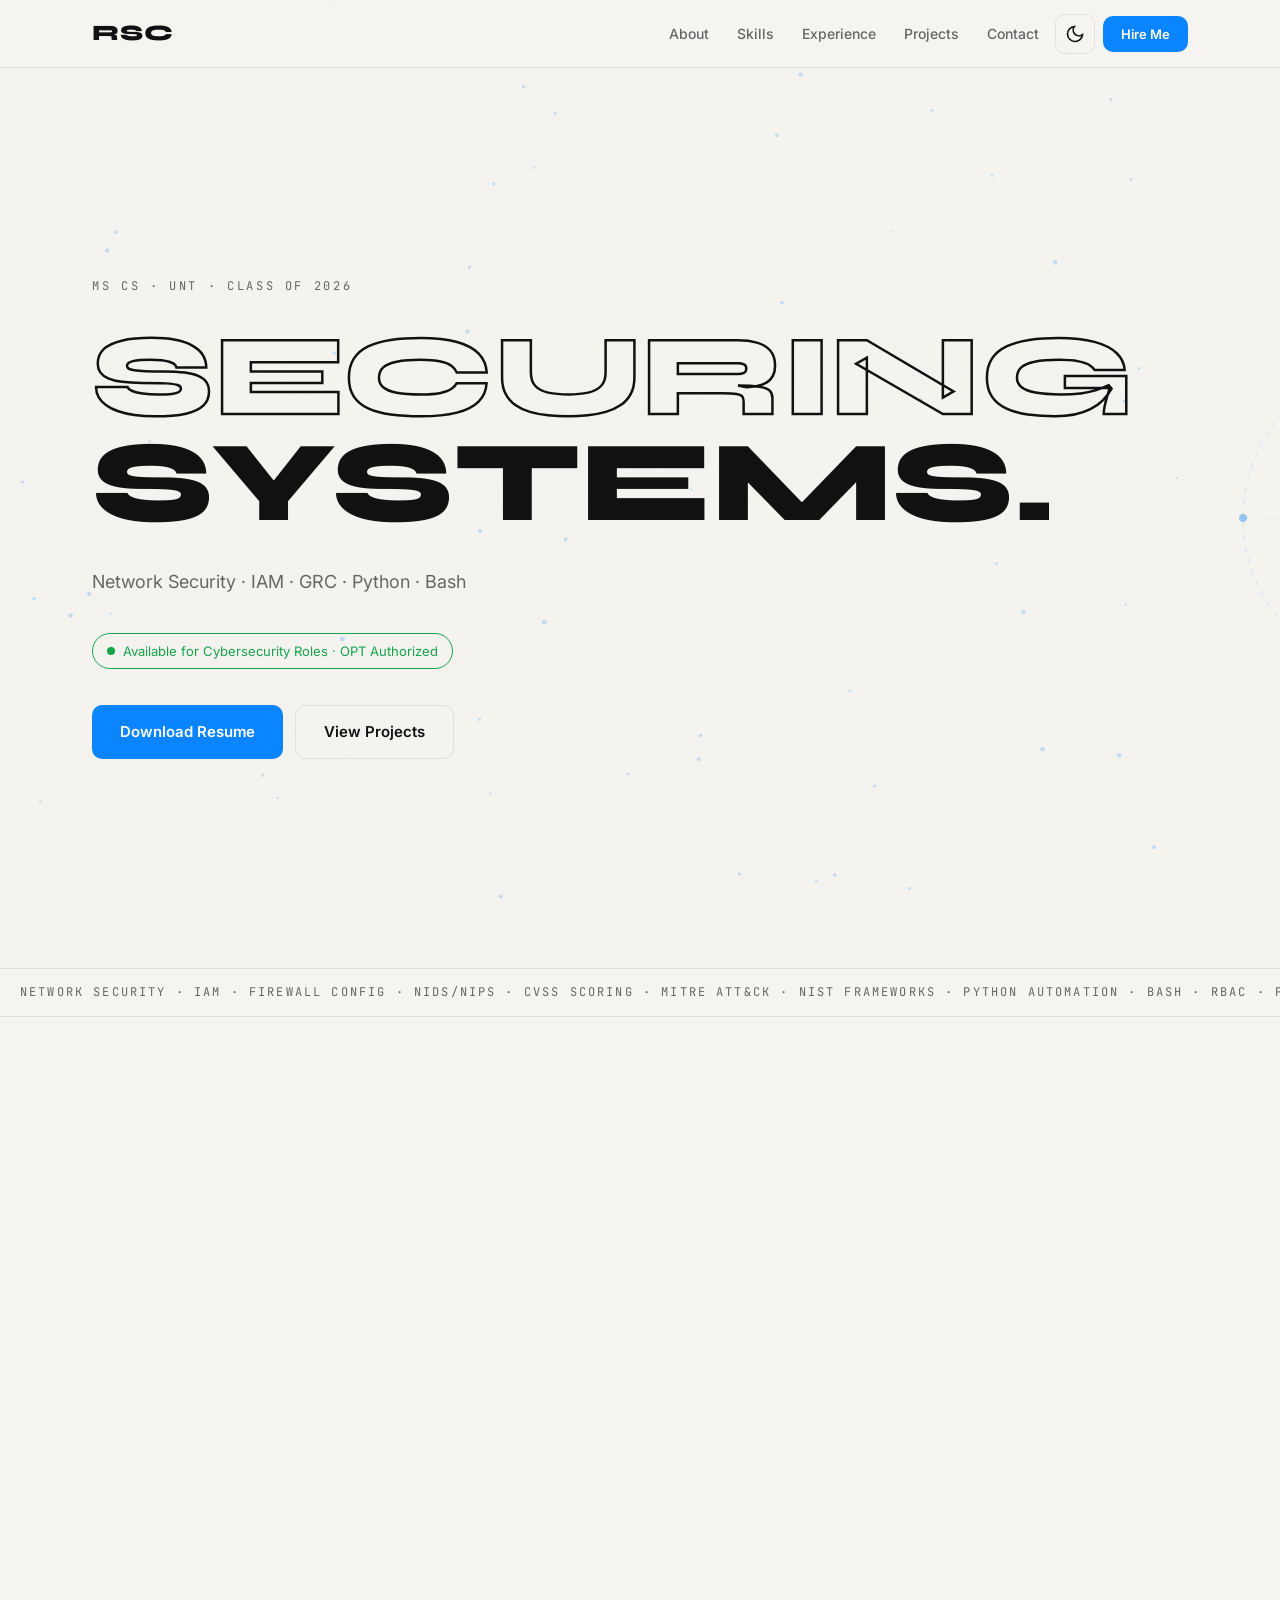
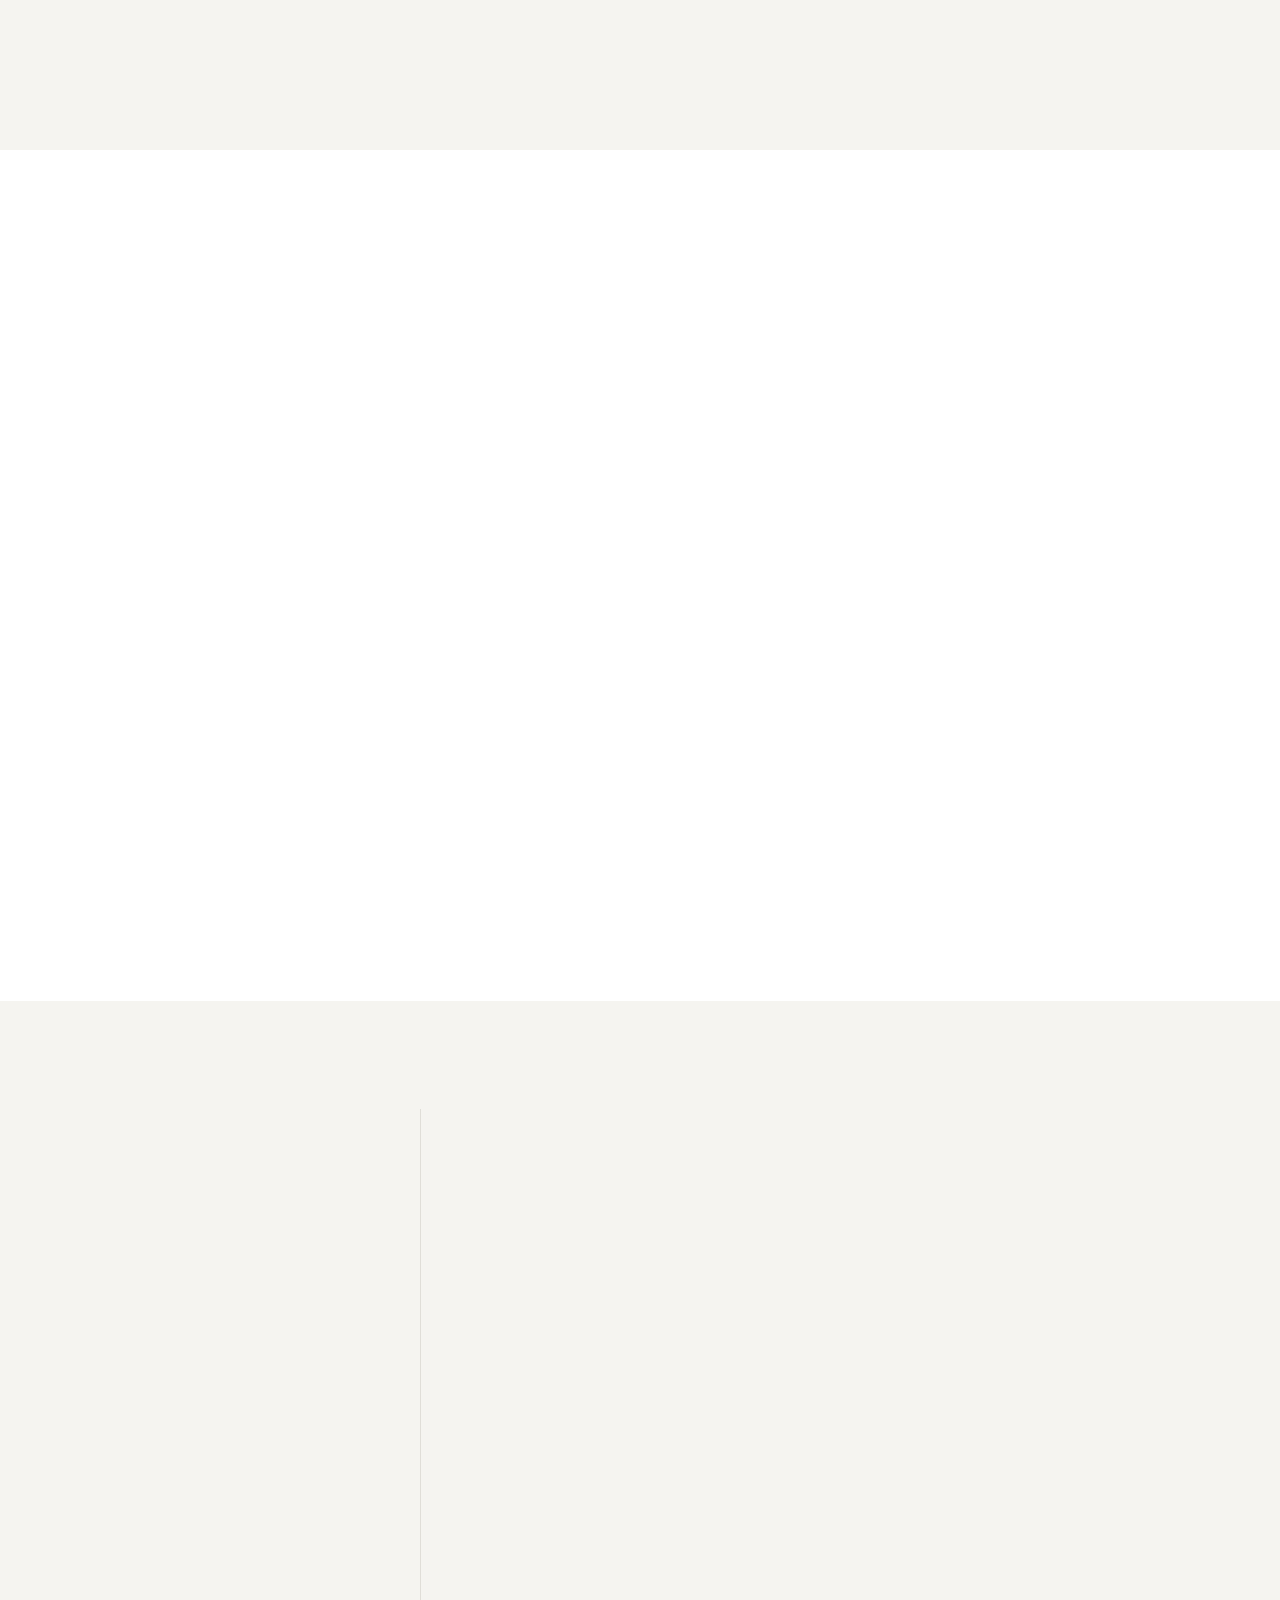
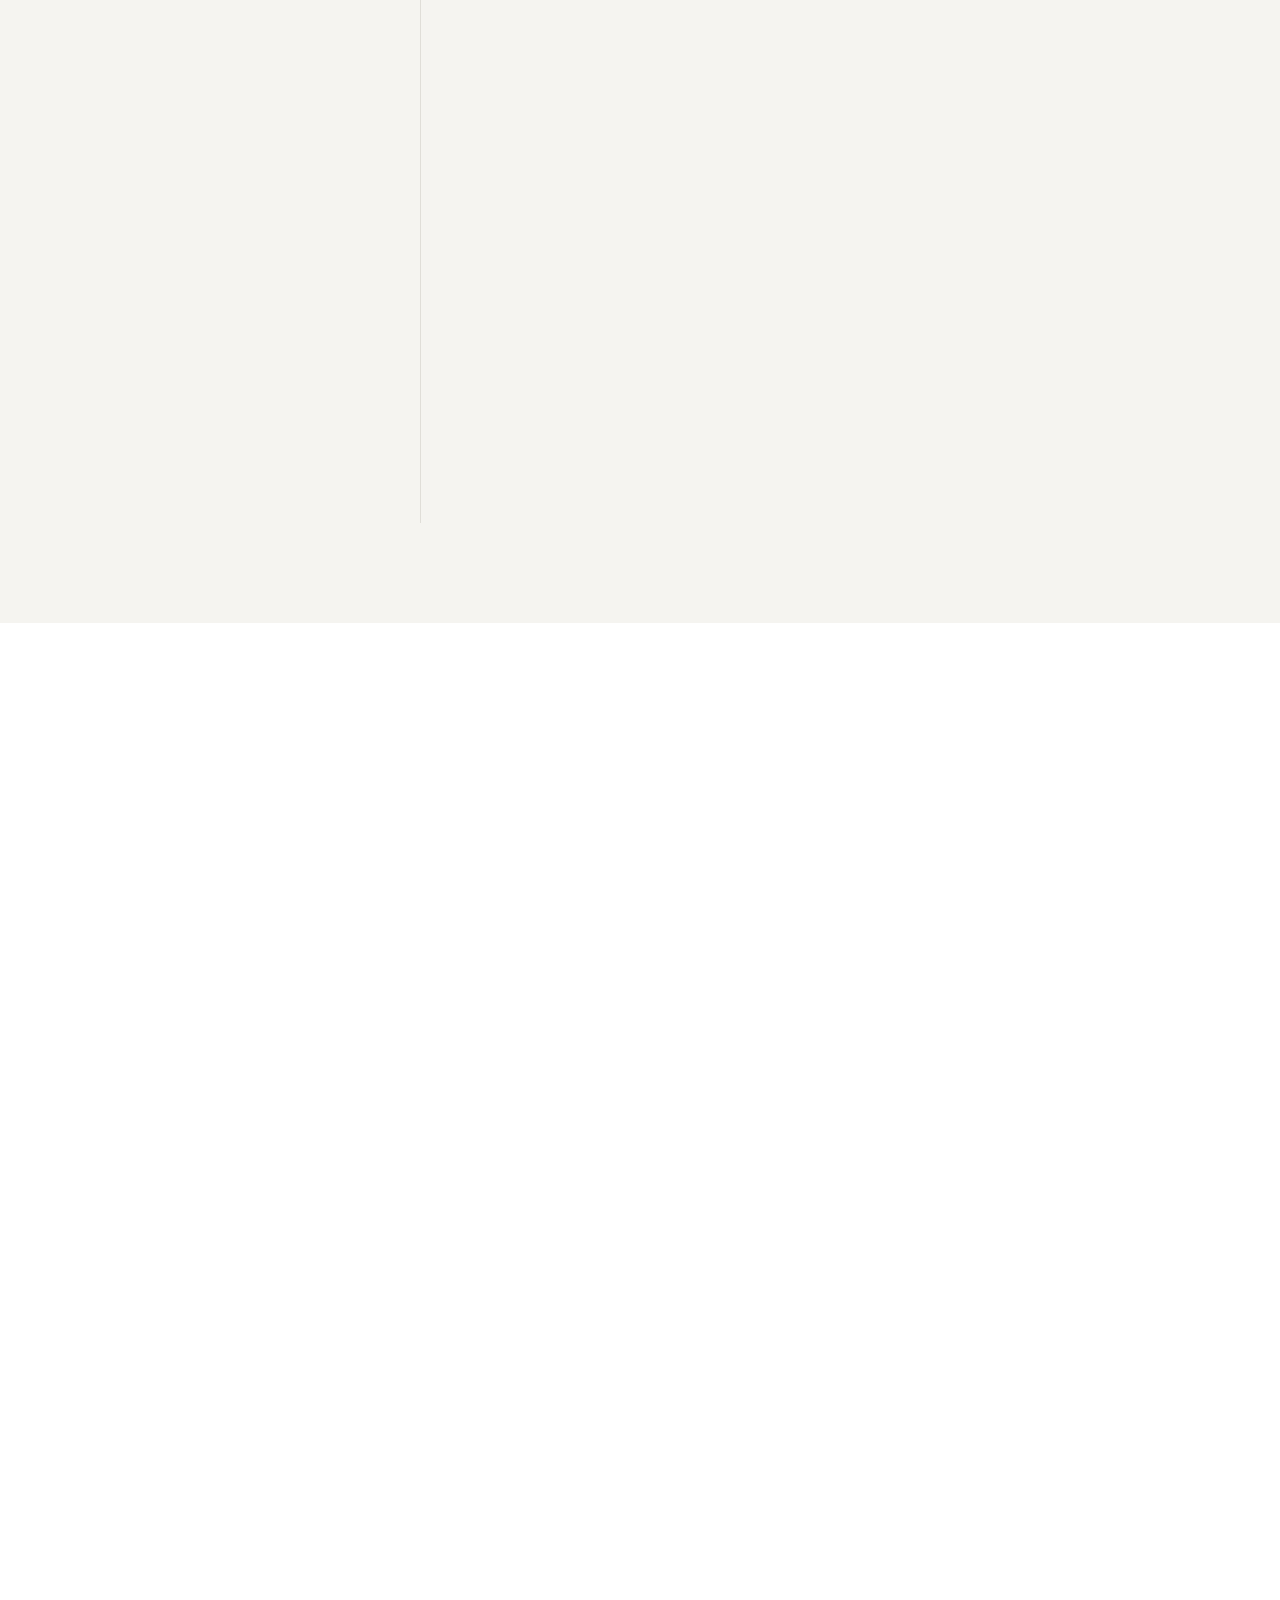
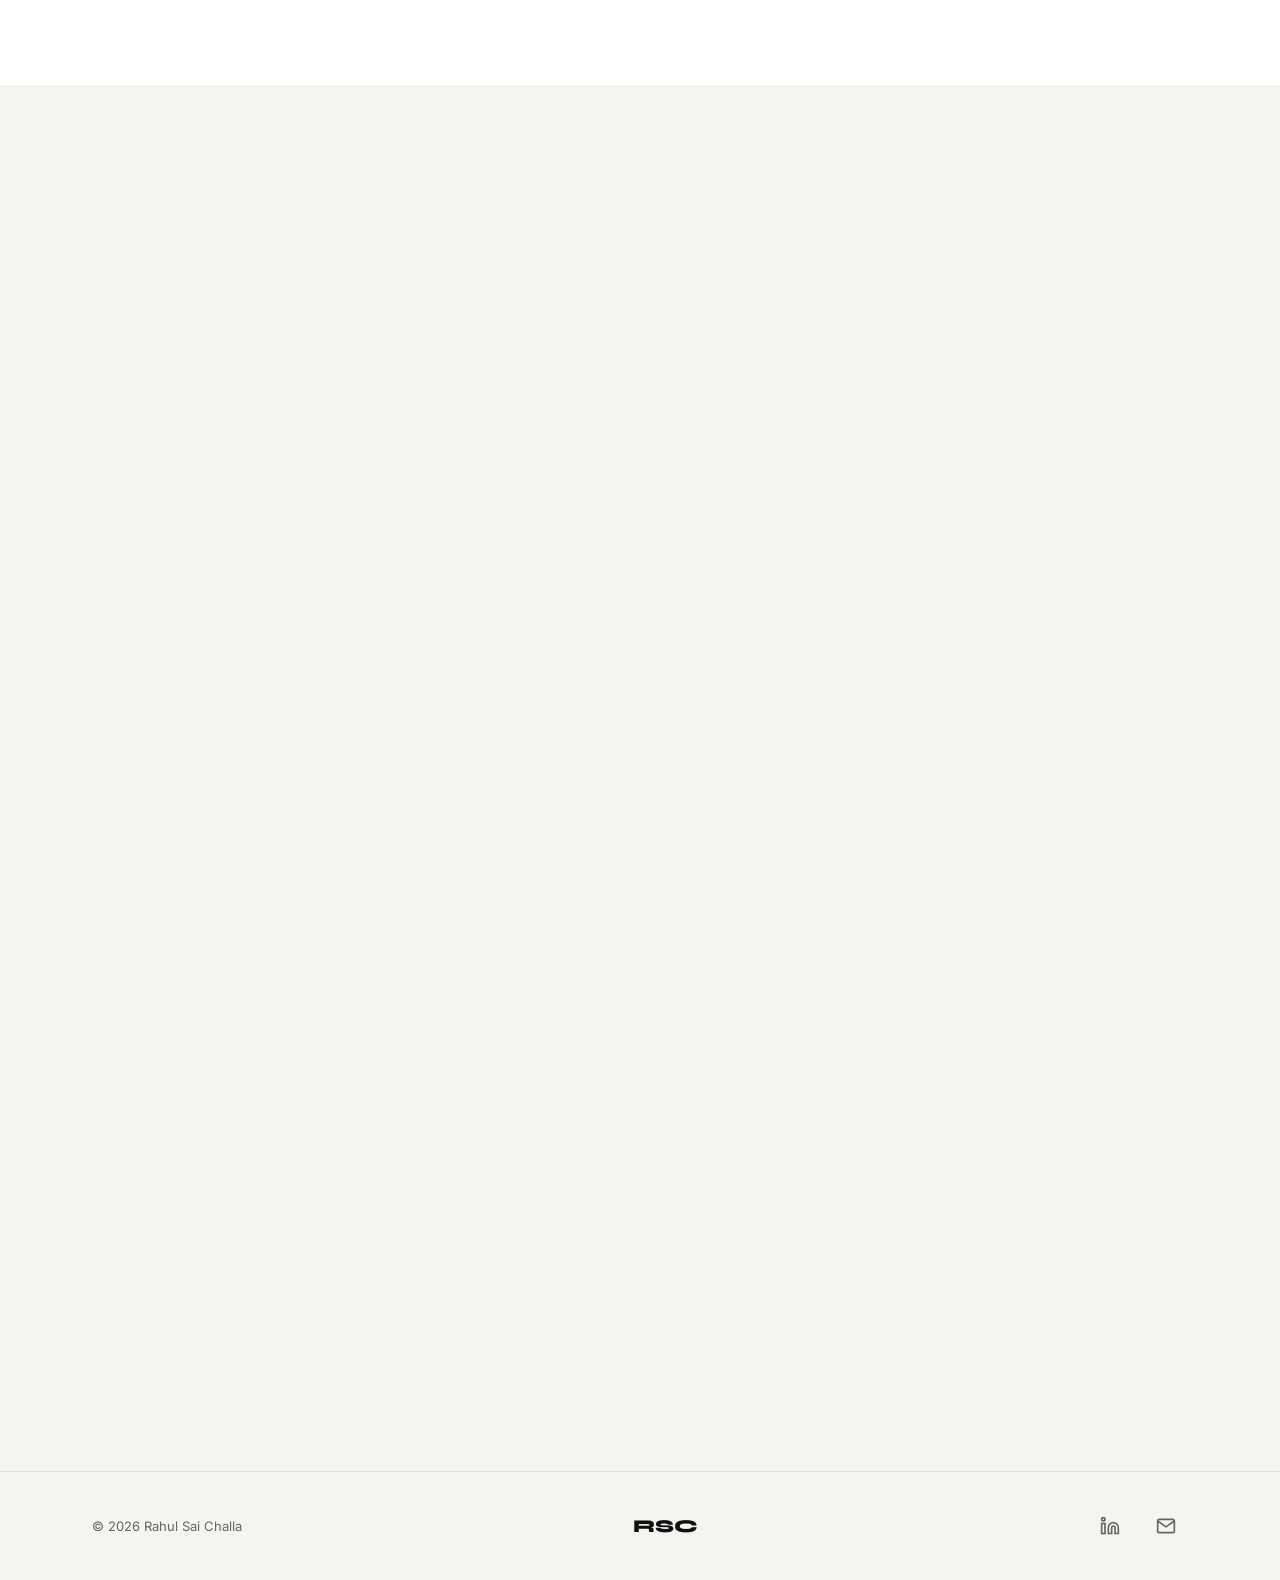
<file: index.html>
<!DOCTYPE html>
<html lang="en">
<head>
<meta charset="UTF-8">
<meta name="viewport" content="width=device-width,initial-scale=1.0">
<title>Rahul Sai Challa — Cybersecurity Engineer</title>
<meta name="description" content="MS CS Graduate (4.0 GPA) at UNT. Network Security, IAM, Vulnerability Management, GRC.">
<link rel="preconnect" href="https://fonts.googleapis.com">
<link rel="preconnect" href="https://fonts.gstatic.com" crossorigin>
<link rel="stylesheet" href="style.css">
</head>
<body>
<svg style="position:absolute;width:0;height:0"><filter id="grain"><feTurbulence type="fractalNoise" baseFrequency="0.65" numOctaves="3" stitchTiles="stitch"/></filter></svg>
<canvas id="net-bg"></canvas>

<!-- NAV -->
<nav>
<div class="wrap">
  <a href="#" class="logo">RSC</a>
  <div class="nav-links">
    <a href="#about">About</a><a href="#skills">Skills</a><a href="#experience">Experience</a>
    <a href="#projects">Projects</a><a href="#contact">Contact</a>
  </div>
  <div class="nav-right">
    <button class="theme-btn" id="theme-toggle" aria-label="Toggle theme"></button>
    <a href="#contact" class="hire-btn">Hire Me</a>
    <button class="burger" id="burger" aria-label="Menu">
      <svg width="22" height="22" viewBox="0 0 24 24" fill="none" stroke="currentColor" stroke-width="2"><line x1="3" y1="6" x2="21" y2="6"/><line x1="3" y1="12" x2="21" y2="12"/><line x1="3" y1="18" x2="21" y2="18"/></svg>
    </button>
  </div>
</div>
</nav>

<!-- MOBILE OVERLAY -->
<div class="mobile-overlay" id="mobile-nav">
  <button class="close-btn" id="close-nav" aria-label="Close menu">
    <svg width="24" height="24" viewBox="0 0 24 24" fill="none" stroke="currentColor" stroke-width="2"><line x1="18" y1="6" x2="6" y2="18"/><line x1="6" y1="6" x2="18" y2="18"/></svg>
  </button>
  <a href="#about">About</a><a href="#skills">Skills</a><a href="#experience">Experience</a>
  <a href="#projects">Projects</a><a href="#contact">Contact</a>
</div>

<!-- HERO -->
<section class="hero">
<div class="hero-grain" style="filter:url(#grain)"></div>
<div class="wrap">
  <div>
    <div class="hero-label">MS CS · UNT · Class of 2026</div>
    <h1><span class="outline">SECURING</span><span class="filled">SYSTEMS.</span></h1>
    <p class="hero-sub">Network Security · IAM · GRC · Python · Bash</p>
    <div class="hero-badge"><span class="pulse-dot"></span>Available for Cybersecurity Roles · OPT Authorized</div>
    <div class="hero-btns">
      <a href="resume.html" class="btn-fill" target="_blank" rel="noopener noreferrer">Download Resume</a>
      <a href="#projects" class="btn-ghost">View Projects</a>
    </div>
  </div>
  <div class="hero-art">
    <svg viewBox="0 0 400 400" fill="none">
      <circle cx="200" cy="200" r="160" stroke="currentColor" stroke-width=".6" stroke-dasharray="6 6" opacity=".25" style="color:var(--accent)"/>
      <circle cx="200" cy="200" r="110" stroke="currentColor" stroke-width=".8" opacity=".35" style="color:var(--accent)"/>
      <circle cx="200" cy="200" r="60" stroke="currentColor" stroke-width="1" opacity=".5" style="color:var(--accent)"/>
      <line x1="40" y1="200" x2="360" y2="200" stroke="currentColor" stroke-width=".4" opacity=".15" style="color:var(--accent)"/>
      <line x1="200" y1="40" x2="200" y2="360" stroke="currentColor" stroke-width=".4" opacity=".15" style="color:var(--accent)"/>
      <line x1="80" y1="80" x2="320" y2="320" stroke="currentColor" stroke-width=".4" opacity=".1" style="color:var(--accent)"/>
      <line x1="320" y1="80" x2="80" y2="320" stroke="currentColor" stroke-width=".4" opacity=".1" style="color:var(--accent)"/>
      <path d="M200 155 L230 180 L220 180 L220 215 L180 215 L180 180 L170 180 Z" fill="currentColor" opacity=".65" style="color:var(--accent)"/>
      <circle cx="200" cy="200" r="45" stroke="currentColor" stroke-width="1.5" opacity=".5" style="color:var(--accent)"/>
      <circle cx="200" cy="40" r="4" fill="currentColor" opacity=".4" style="color:var(--accent)"/>
      <circle cx="360" cy="200" r="4" fill="currentColor" opacity=".4" style="color:var(--accent)"/>
      <circle cx="200" cy="360" r="4" fill="currentColor" opacity=".4" style="color:var(--accent)"/>
      <circle cx="40" cy="200" r="4" fill="currentColor" opacity=".4" style="color:var(--accent)"/>
      <circle cx="320" cy="80" r="3" fill="currentColor" opacity=".3" style="color:var(--accent)"/>
      <circle cx="320" cy="320" r="3" fill="currentColor" opacity=".3" style="color:var(--accent)"/>
      <circle cx="80" cy="320" r="3" fill="currentColor" opacity=".3" style="color:var(--accent)"/>
      <circle cx="80" cy="80" r="3" fill="currentColor" opacity=".3" style="color:var(--accent)"/>
    </svg>
  </div>
</div>
</section>

<!-- TICKER -->
<div class="ticker"><div class="ticker-track">
  <span>NETWORK SECURITY · IAM · FIREWALL CONFIG · NIDS/NIPS · CVSS SCORING · MITRE ATT&CK · NIST FRAMEWORKS · PYTHON AUTOMATION · BASH · RBAC · PAM ·&nbsp;</span>
  <span>NETWORK SECURITY · IAM · FIREWALL CONFIG · NIDS/NIPS · CVSS SCORING · MITRE ATT&CK · NIST FRAMEWORKS · PYTHON AUTOMATION · BASH · RBAC · PAM ·&nbsp;</span>
</div></div>

<!-- ABOUT + STATS -->
<section class="sec" id="about">
<div class="wrap">
  <div class="about-grid">
    <div class="reveal">
      <div class="label">About</div>
      <h2 class="about-head">Who I Am.</h2>
      <p class="about-bio">MS Computer Science graduate at the University of North Texas with a perfect 4.0 GPA. Specializing in network security, IAM, and GRC. Experienced in Python and Bash automation, vulnerability management, and cyber incident response.</p>
      <div class="edu-list">
        <div class="edu-item"><h4>University of North Texas</h4><p>MS Computer Science — 4.0/4.0 GPA · May 2026</p></div>
        <div class="edu-item"><h4>Karunya Institute of Technology</h4><p>B.Tech Computer Science & Engineering · July 2024</p></div>
      </div>
    </div>
    <div class="stats-bento reveal">
      <div class="stat-tile"><div class="stat-num" data-count="4.0" data-suffix="">0</div><div class="stat-label">GPA · University of North Texas</div></div>
      <div class="stat-tile"><div class="stat-num" data-count="70" data-suffix="%">0</div><div class="stat-label">Manual Overhead Reduced</div></div>
      <div class="stat-tile"><div class="stat-num" data-count="60" data-suffix="%">0</div><div class="stat-label">Faster Vulnerability Triage</div></div>
      <div class="stat-tile"><div class="stat-num" data-count="4" data-suffix="+">0</div><div class="stat-label">Years of Project Experience</div></div>
    </div>
  </div>
</div>
</section>

<!-- SKILLS -->
<section class="sec-alt" id="skills">
<div class="wrap">
  <div class="label reveal">Expertise</div>
  <h2 class="sec-head reveal">Core Skills</h2>
  <div class="skills-bento">
    <div class="sk-tile w2 reveal stagger-1"><h3>Network Security & Infrastructure</h3><div class="tags"><span class="chip">Firewalls</span><span class="chip">NIDS/NIPS</span><span class="chip">Nmap</span><span class="chip">Wireshark</span><span class="chip">TCP/IP</span><span class="chip">VPN</span><span class="chip">IPSec</span><span class="chip">SSL/TLS</span><span class="chip">ACL</span></div></div>
    <div class="sk-tile w2 reveal stagger-2"><h3>Identity & Access Management</h3><div class="tags"><span class="chip">RBAC</span><span class="chip">PAM</span><span class="chip">IAM</span><span class="chip">SSO</span><span class="chip">PKI</span><span class="chip">Least Privilege</span><span class="chip">Endpoint Protection</span></div></div>
    <div class="sk-tile w2 reveal stagger-3"><h3>Security Operations & GRC</h3><div class="tags"><span class="chip">SIEM</span><span class="chip">CVSS</span><span class="chip">MITRE ATT&CK</span><span class="chip">NIST</span><span class="chip">OWASP Top 10</span><span class="chip">Incident Response</span></div></div>
    <div class="sk-tile reveal stagger-4"><h3 style="font-size:22px">Scripting & OS</h3><div class="tags"><span class="chip">Python</span><span class="chip">Bash</span><span class="chip">PowerShell</span><span class="chip">Linux</span><span class="chip">Docker</span><span class="chip">GitHub</span></div></div>
    <div class="sk-tile reveal stagger-5" style="display:flex;flex-direction:column;justify-content:center"><div class="sk-gpa" data-count="4.0" data-suffix="">0</div><div class="sk-gpa-sub">Perfect GPA · UNT MS CS</div></div>
    <div class="sk-tile reveal stagger-1"><h4>Cisco Python Essentials</h4><span class="badge-g">✓ Certified</span></div>
    <div class="sk-tile reveal stagger-2"><h4>CompTIA Security+</h4><span class="badge-a">● In Progress</span></div>
    <div class="sk-tile reveal stagger-3"><h4>CompTIA Network+</h4><span class="badge-a">● In Progress</span></div>
    <div class="sk-tile reveal stagger-4"><h4>OPT Authorized</h4><span class="badge-g" style="display:inline-flex;align-items:center;gap:6px"><span class="pulse-dot" style="width:6px;height:6px"></span>Active</span></div>
  </div>
</div>
</section>

<!-- EXPERIENCE -->
<section class="sec" id="experience">
<div class="wrap">
  <div class="exp-grid">
    <div class="exp-sticky reveal">
      <div class="label">History</div>
      <h2 class="exp-head">Experience</h2>
      <p class="exp-desc">From academic research to real-world security operations and vulnerability management.</p>
    </div>
    <div class="timeline">
      <div class="tl-entry reveal stagger-1"><div class="tl-dot"></div>
        <div class="tl-date">Jan 2026 — Present</div>
        <div class="tl-role">Instructional Assistant — NLP</div>
        <div class="tl-co">University of North Texas</div>
        <ul><li>Automated scripts for 30+ graduate students with full documentation</li><li>Enforced data handling and access policies in academic environment</li></ul>
        <div class="tl-badge">Security Awareness</div>
      </div>
      <div class="tl-entry reveal stagger-2"><div class="tl-dot"></div>
        <div class="tl-date">Oct 2025 — Present</div>
        <div class="tl-role">AuroraNet — Network Security & IAM</div>
        <div class="tl-co">Security Engineering Project</div>
        <ul><li>Configured firewalls and NIDS/NIPS; Python/Bash automation reduced overhead 70%</li><li>Implemented RBAC, PAM, least-privilege IAM across live multi-node environment</li></ul>
        <div class="tl-badge">↓ 70% Manual Overhead</div>
      </div>
      <div class="tl-entry reveal stagger-3"><div class="tl-dot"></div>
        <div class="tl-date">Jan — May 2025</div>
        <div class="tl-role">Security Research — Vuln & GRC</div>
        <div class="tl-co">University of North Texas</div>
        <ul><li>Tested 5 MITRE ATT&CK scenarios; automated CVSS vulnerability prioritization</li><li>SIEM-integrated alerting + NIST-aligned GRC report; reduced triage time 60%</li></ul>
        <div class="tl-badge">↓ 60% Triage Time</div>
      </div>
      <div class="tl-entry reveal stagger-4"><div class="tl-dot"></div>
        <div class="tl-date">May — Jun 2022</div>
        <div class="tl-role">Web App Developer Intern</div>
        <div class="tl-co">RINL Steel Plant, Vizag</div>
        <ul><li>Found 3 OWASP Top 10 vulnerabilities (SQLi, XSS, IDOR); implemented all fixes</li><li>Collaborated with 3+ IT teams; improved incident response resolution by 40%</li></ul>
        <div class="tl-badge">↓ 40% Resolution Time</div>
      </div>
    </div>
  </div>
</div>
</section>

<!-- PROJECTS -->
<section class="sec-alt" id="projects">
<div class="wrap">
  <div class="label reveal">Work</div>
  <h2 class="sec-head reveal">Projects</h2>
  <div class="proj-grid">
    <div class="proj-card reveal stagger-1"><h3>AuroraNet: Network Security & IAM</h3><div class="tags"><span class="chip">Python</span><span class="chip">Bash</span><span class="chip">Firewalls</span><span class="chip">IAM</span><span class="chip">RBAC</span><span class="chip">PAM</span></div><p>Live multi-node firewall and IAM environment with automation for vulnerability detection and access control hardening.</p><div class="proj-impact">↓ 70% reduction in manual overhead</div></div>
    <div class="proj-card reveal stagger-2"><h3>Security GRC Research</h3><div class="tags"><span class="chip">MITRE ATT&CK</span><span class="chip">CVSS</span><span class="chip">NIST</span><span class="chip">SIEM</span><span class="chip">GRC</span></div><p>Automated vulnerability scoring across 5 attack scenarios with SIEM alerting and NIST-aligned GRC compliance reporting.</p><div class="proj-impact">↓ 60% faster vulnerability triage</div></div>
    <div class="proj-card reveal stagger-3"><h3>Cisco Networking Internship</h3><div class="tags"><span class="chip">Python</span><span class="chip">ACL</span><span class="chip">Firewalls</span><span class="chip">VPN</span><span class="chip">IPS</span><span class="chip">Segmentation</span></div><p>Configured 5+ enterprise network topologies; automated ACL validation and segmentation testing with Python.</p><div class="proj-impact">5+ enterprise topologies configured</div></div>
    <div class="proj-card reveal stagger-4"><h3>Intel Unnati: FSM ATM Controller</h3><div class="tags"><span class="chip">GRC</span><span class="chip">Access Control</span><span class="chip">Auth Logic</span><span class="chip">Testing</span></div><p>Analyzed authentication and access control logic; implemented automated test procedures with GRC-aligned documentation.</p><div class="proj-impact">GRC-aligned remediation documented</div></div>
    <div class="proj-card reveal stagger-5"><h3>Neural Network Optimization for Medical Imaging</h3><div class="tags"><span class="chip">Deep Learning</span><span class="chip">Python</span><span class="chip">Medical AI</span><span class="chip">IEEE</span></div><p>Research on neural network optimization for medical imaging. Published at IEEE ICPEICES 2024 international conference.</p><div class="proj-impact">IEEE Peer-Reviewed · ICPEICES 2024</div></div>
    <div class="proj-card featured reveal stagger-6"><h3>RINL Steel Plant Web Security</h3><div class="tags"><span class="chip">Java</span><span class="chip">OWASP</span><span class="chip">SQLi</span><span class="chip">XSS</span><span class="chip">IDOR</span></div><p>Full-stack Java web app with pre-deployment security engineering. Identified and fixed critical vulnerabilities before launch.</p><div class="proj-impact">3 critical OWASP vulnerabilities patched</div></div>
  </div>
</div>
</section>

<!-- CREDENTIALS -->
<section class="sec" id="creds">
<div class="wrap">
  <div class="label reveal">Certifications</div>
  <h2 class="sec-head reveal">Credentials</h2>
  <div class="cred-grid reveal">
    <div class="cred-card"><h4>Cisco Python Essentials</h4><div class="sub">Cisco Networking Academy</div><span class="badge-g">✓ Completed</span></div>
    <div class="cred-card"><h4>CompTIA Security+</h4><div class="sub">CompTIA</div><span class="badge-a">● In Progress</span></div>
    <div class="cred-card"><h4>CompTIA Network+</h4><div class="sub">CompTIA</div><span class="badge-a">● In Progress</span></div>
  </div>
  <div class="pub-card reveal">
    <div><h4>Neural Network Optimization for Medical Imaging</h4><p>IEEE Peer-Reviewed Publication · ICPEICES 2024 · May 2024</p></div>
    <span class="pub-badge">Peer Reviewed</span>
  </div>
</div>
</section>

<!-- CONTACT -->
<section class="sec" id="contact">
<div class="wrap">
  <div class="label reveal">Get in Touch</div>
  <h2 class="contact-head reveal">Let's Talk.</h2>
  <div class="contact-grid">
    <form class="c-form reveal" id="contact-form" action="https://api.web3forms.com/submit" method="POST">
      <input type="hidden" name="access_key" value="d3474bbf-2036-4be0-817f-173cf828e45d">
      <input type="hidden" name="subject" value="New Portfolio Contact — Rahul Sai Challa">
      <input type="hidden" name="from_name" value="Portfolio Contact Form">
      <input type="hidden" name="redirect" value="">
      <div><label>Name</label><input type="text" name="name" placeholder="Your name" required></div>
      <div><label>Email</label><input type="email" name="email" placeholder="your@email.com" required></div>
      <div><label>Message</label><textarea name="message" placeholder="Tell me about the opportunity..." required></textarea></div>
      <button type="submit" class="btn-fill" style="width:100%;justify-content:center">Send Message</button>
    </form>
    <div class="reveal">
      <a href="mailto:rahulsaichalla73@gmail.com" class="c-email">rahulsaichalla73@gmail.com</a>
      <div class="c-row"><svg width="16" height="16" viewBox="0 0 24 24" fill="none" stroke="currentColor" stroke-width="2"><path d="M21 10c0 7-9 13-9 13s-9-6-9-13a9 9 0 0118 0z"/><circle cx="12" cy="10" r="3"/></svg>Denton, Texas, USA</div>
      <div class="c-row"><svg width="16" height="16" viewBox="0 0 24 24" fill="none" stroke="currentColor" stroke-width="2"><path d="M22 16.92v3a2 2 0 01-2.18 2 19.79 19.79 0 01-8.63-3.07 19.5 19.5 0 01-6-6A19.79 19.79 0 012.12 4.11 2 2 0 014.11 2h3a2 2 0 012 1.72c.127.96.361 1.903.7 2.81a2 2 0 01-.45 2.11L8.09 9.91a16 16 0 006 6l1.27-1.27a2 2 0 012.11-.45c.907.339 1.85.573 2.81.7A2 2 0 0122 16.92z"/></svg>940-594-1643</div>
      <div class="c-socials">
        <a href="https://linkedin.com/in/rahul-sai-challa-a99692336" target="_blank" rel="noopener noreferrer" class="btn-ghost" style="padding:10px 20px;font-size:13px">LinkedIn</a>
        <a href="#" class="btn-ghost" style="padding:10px 20px;font-size:13px">GitHub</a>
      </div>
      <div class="hero-badge" style="margin-bottom:16px"><span class="pulse-dot"></span>Open to Work</div>
      <div class="c-note">F-1 OPT Authorized · Immediate Start Available</div>
    </div>
  </div>
</div>
</section>

<!-- FOOTER -->
<footer>
<div class="wrap">
  <p>&copy; 2026 Rahul Sai Challa</p>
  <div class="foot-logo">RSC</div>
  <div class="foot-icons">
    <a href="https://linkedin.com/in/rahul-sai-challa-a99692336" target="_blank" rel="noopener noreferrer" aria-label="LinkedIn"><svg width="20" height="20" viewBox="0 0 24 24" fill="none" stroke="currentColor" stroke-width="2"><path d="M16 8a6 6 0 016 6v7h-4v-7a2 2 0 00-4 0v7h-4v-7a6 6 0 016-6z"/><rect x="2" y="9" width="4" height="12"/><circle cx="4" cy="4" r="2"/></svg></a>
    <a href="mailto:rahulsaichalla73@gmail.com" aria-label="Email"><svg width="20" height="20" viewBox="0 0 24 24" fill="none" stroke="currentColor" stroke-width="2"><path d="M4 4h16c1.1 0 2 .9 2 2v12c0 1.1-.9 2-2 2H4c-1.1 0-2-.9-2-2V6c0-1.1.9-2 2-2z"/><polyline points="22,6 12,13 2,6"/></svg></a>
  </div>
</div>
</footer>
<script src="script.js"></script>
</body>
</html>
</file>
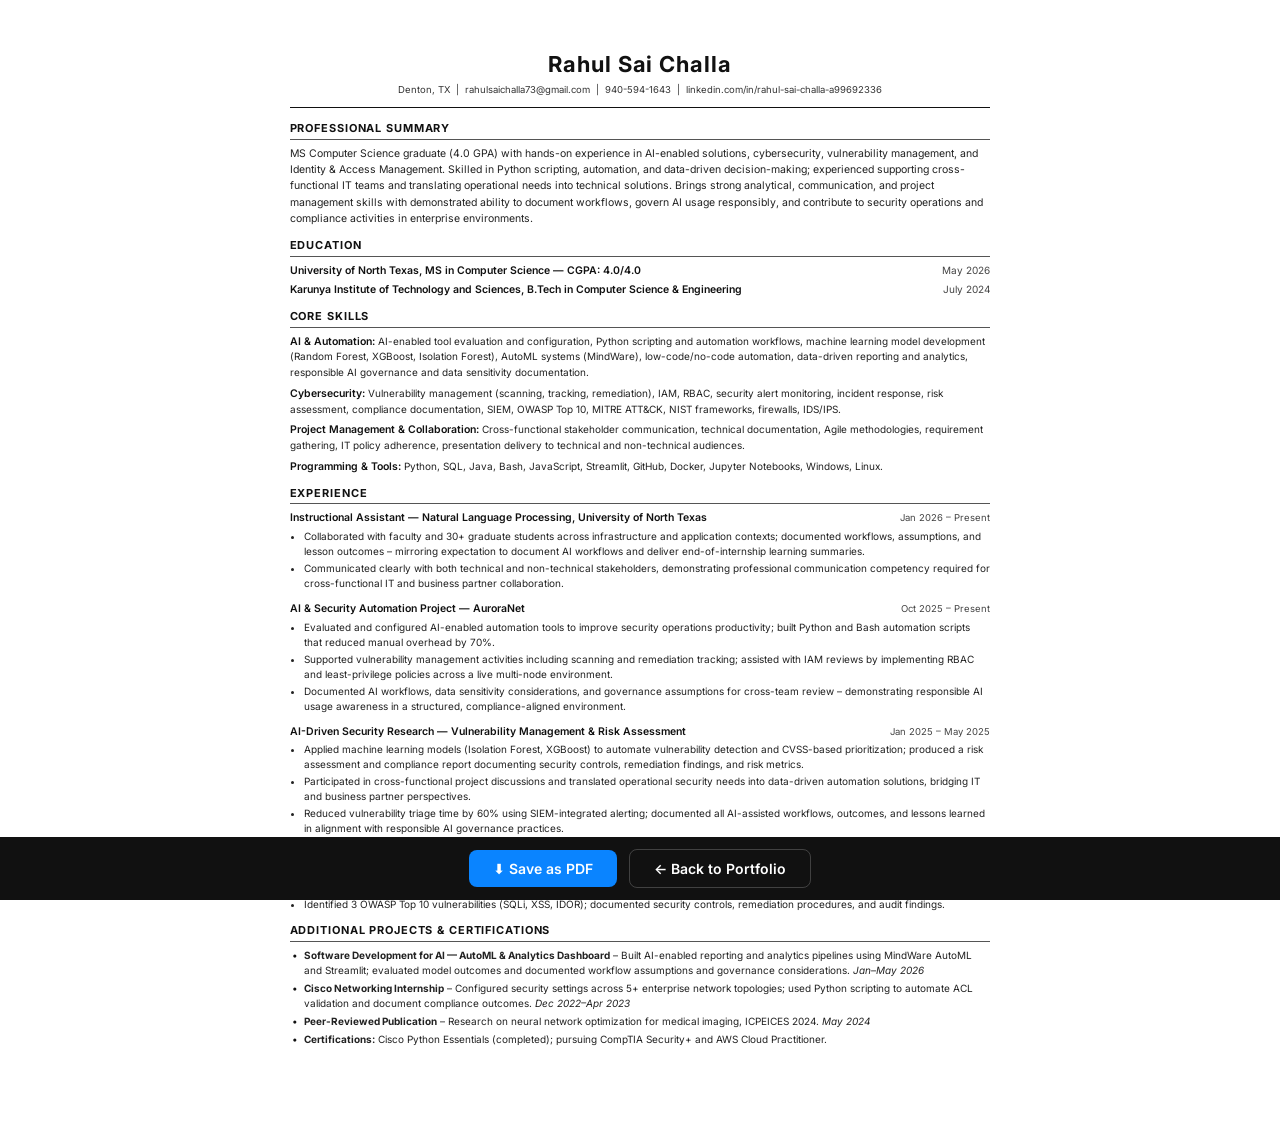
<file: resume.html>
<!DOCTYPE html>
<html lang="en">
<head>
<meta charset="UTF-8">
<meta name="viewport" content="width=device-width,initial-scale=1.0">
<title>Resume — Rahul Sai Challa</title>
<link rel="preconnect" href="https://fonts.googleapis.com">
<link rel="preconnect" href="https://fonts.gstatic.com" crossorigin>
<link href="https://fonts.googleapis.com/css2?family=Inter:wght@400;500;600;700&display=swap" rel="stylesheet">
<style>
*{margin:0;padding:0;box-sizing:border-box}
html{font-family:'Inter',system-ui,sans-serif;font-size:10.5px;line-height:1.5;color:#111}
body{max-width:8.5in;margin:0 auto;padding:0.5in 0.6in;background:#fff}
a{color:#111;text-decoration:none}
a:hover{color:#0A84FF}

/* Header */
.header{text-align:center;margin-bottom:12px;border-bottom:1.5px solid #111;padding-bottom:10px}
.name{font-size:22px;font-weight:700;letter-spacing:0.04em;margin-bottom:2px}
.contact{font-size:9.5px;color:#333}
.contact a{color:#333}.contact a:hover{color:#0A84FF}

/* Section */
.section{margin-bottom:10px}
.section-title{font-size:11px;font-weight:700;text-transform:uppercase;letter-spacing:0.08em;
  border-bottom:1px solid #555;padding-bottom:2px;margin-bottom:6px;color:#111}

/* Summary */
.summary{font-size:10.5px;line-height:1.55;color:#222}

/* Education */
.edu-row{display:flex;justify-content:space-between;margin-bottom:2px}
.edu-row .school{font-weight:600;font-size:10.5px}
.edu-row .date{font-size:10px;color:#444}
.edu-detail{font-size:10px;color:#333;margin-bottom:6px}

/* Skills */
.skill-group{margin-bottom:5px}
.skill-cat{font-weight:600;font-size:10.5px}
.skill-list{font-size:10px;color:#222}

/* Experience */
.exp-entry{margin-bottom:10px}
.exp-header{display:flex;justify-content:space-between;align-items:baseline}
.exp-role{font-weight:600;font-size:10.5px}
.exp-date{font-size:9.5px;color:#444;white-space:nowrap}
.exp-bullets{padding-left:14px;margin-top:3px}
.exp-bullets li{font-size:10px;color:#222;margin-bottom:2px;line-height:1.5}

/* Additional */
.add-item{font-size:10px;color:#222;margin-bottom:3px;padding-left:14px;position:relative}
.add-item::before{content:'•';position:absolute;left:2px;color:#111}

/* Print button */
.print-bar{position:fixed;bottom:0;left:0;right:0;background:#111;padding:12px 24px;
  display:flex;align-items:center;justify-content:center;gap:12px;z-index:10}
.print-bar button{padding:10px 24px;border-radius:8px;font-family:inherit;font-size:14px;
  font-weight:600;cursor:pointer;border:none;transition:.2s}
.print-bar .dl{background:#0A84FF;color:#fff}
.print-bar .dl:hover{background:#006FDD}
.print-bar .back{background:transparent;color:#fff;border:1px solid rgba(255,255,255,.2)}
.print-bar .back:hover{border-color:#fff}
body{padding-bottom:80px}

@media print{
  .print-bar{display:none!important}
  body{padding:0.4in 0.5in;padding-bottom:0.4in}
  html{font-size:10.5px}
}
</style>
</head>
<body>

<div class="header">
  <div class="name">Rahul Sai Challa</div>
  <div class="contact">
    Denton, TX &nbsp;|&nbsp;
    <a href="mailto:rahulsaichalla73@gmail.com">rahulsaichalla73@gmail.com</a> &nbsp;|&nbsp;
    940-594-1643 &nbsp;|&nbsp;
    <a href="https://linkedin.com/in/rahul-sai-challa-a99692336" target="_blank" rel="noopener noreferrer">linkedin.com/in/rahul-sai-challa-a99692336</a>
  </div>
</div>

<div class="section">
  <div class="section-title">Professional Summary</div>
  <p class="summary">MS Computer Science graduate (4.0 GPA) with hands-on experience in AI-enabled solutions, cybersecurity, vulnerability management, and Identity & Access Management. Skilled in Python scripting, automation, and data-driven decision-making; experienced supporting cross-functional IT teams and translating operational needs into technical solutions. Brings strong analytical, communication, and project management skills with demonstrated ability to document workflows, govern AI usage responsibly, and contribute to security operations and compliance activities in enterprise environments.</p>
</div>

<div class="section">
  <div class="section-title">Education</div>
  <div class="edu-row"><span class="school">University of North Texas, MS in Computer Science — CGPA: 4.0/4.0</span><span class="date">May 2026</span></div>
  <div class="edu-row" style="margin-top:4px"><span class="school">Karunya Institute of Technology and Sciences, B.Tech in Computer Science & Engineering</span><span class="date">July 2024</span></div>
</div>

<div class="section">
  <div class="section-title">Core Skills</div>
  <div class="skill-group"><span class="skill-cat">AI & Automation:</span> <span class="skill-list">AI-enabled tool evaluation and configuration, Python scripting and automation workflows, machine learning model development (Random Forest, XGBoost, Isolation Forest), AutoML systems (MindWare), low-code/no-code automation, data-driven reporting and analytics, responsible AI governance and data sensitivity documentation.</span></div>
  <div class="skill-group"><span class="skill-cat">Cybersecurity:</span> <span class="skill-list">Vulnerability management (scanning, tracking, remediation), IAM, RBAC, security alert monitoring, incident response, risk assessment, compliance documentation, SIEM, OWASP Top 10, MITRE ATT&CK, NIST frameworks, firewalls, IDS/IPS.</span></div>
  <div class="skill-group"><span class="skill-cat">Project Management & Collaboration:</span> <span class="skill-list">Cross-functional stakeholder communication, technical documentation, Agile methodologies, requirement gathering, IT policy adherence, presentation delivery to technical and non-technical audiences.</span></div>
  <div class="skill-group"><span class="skill-cat">Programming & Tools:</span> <span class="skill-list">Python, SQL, Java, Bash, JavaScript, Streamlit, GitHub, Docker, Jupyter Notebooks, Windows, Linux.</span></div>
</div>

<div class="section">
  <div class="section-title">Experience</div>

  <div class="exp-entry">
    <div class="exp-header"><span class="exp-role">Instructional Assistant — Natural Language Processing, University of North Texas</span><span class="exp-date">Jan 2026 – Present</span></div>
    <ul class="exp-bullets">
      <li>Collaborated with faculty and 30+ graduate students across infrastructure and application contexts; documented workflows, assumptions, and lesson outcomes – mirroring expectation to document AI workflows and deliver end-of-internship learning summaries.</li>
      <li>Communicated clearly with both technical and non-technical stakeholders, demonstrating professional communication competency required for cross-functional IT and business partner collaboration.</li>
    </ul>
  </div>

  <div class="exp-entry">
    <div class="exp-header"><span class="exp-role">AI & Security Automation Project — AuroraNet</span><span class="exp-date">Oct 2025 – Present</span></div>
    <ul class="exp-bullets">
      <li>Evaluated and configured AI-enabled automation tools to improve security operations productivity; built Python and Bash automation scripts that reduced manual overhead by 70%.</li>
      <li>Supported vulnerability management activities including scanning and remediation tracking; assisted with IAM reviews by implementing RBAC and least-privilege policies across a live multi-node environment.</li>
      <li>Documented AI workflows, data sensitivity considerations, and governance assumptions for cross-team review – demonstrating responsible AI usage awareness in a structured, compliance-aligned environment.</li>
    </ul>
  </div>

  <div class="exp-entry">
    <div class="exp-header"><span class="exp-role">AI-Driven Security Research — Vulnerability Management & Risk Assessment</span><span class="exp-date">Jan 2025 – May 2025</span></div>
    <ul class="exp-bullets">
      <li>Applied machine learning models (Isolation Forest, XGBoost) to automate vulnerability detection and CVSS-based prioritization; produced a risk assessment and compliance report documenting security controls, remediation findings, and risk metrics.</li>
      <li>Participated in cross-functional project discussions and translated operational security needs into data-driven automation solutions, bridging IT and business partner perspectives.</li>
      <li>Reduced vulnerability triage time by 60% using SIEM-integrated alerting; documented all AI-assisted workflows, outcomes, and lessons learned in alignment with responsible AI governance practices.</li>
    </ul>
  </div>

  <div class="exp-entry">
    <div class="exp-header"><span class="exp-role">Web Application Developer Intern — RINL Steel Plant</span><span class="exp-date">May 2022 – Jun 2022</span></div>
    <ul class="exp-bullets">
      <li>Collaborated with 3+ cross-functional IT teams in an Agile environment to support application development and security operations; improved issue resolution time by 40%.</li>
      <li>Identified 3 OWASP Top 10 vulnerabilities (SQLi, XSS, IDOR); documented security controls, remediation procedures, and audit findings.</li>
    </ul>
  </div>
</div>

<div class="section">
  <div class="section-title">Additional Projects & Certifications</div>
  <div class="add-item"><strong>Software Development for AI — AutoML & Analytics Dashboard</strong> – Built AI-enabled reporting and analytics pipelines using MindWare AutoML and Streamlit; evaluated model outcomes and documented workflow assumptions and governance considerations. <em>Jan–May 2026</em></div>
  <div class="add-item"><strong>Cisco Networking Internship</strong> – Configured security settings across 5+ enterprise network topologies; used Python scripting to automate ACL validation and document compliance outcomes. <em>Dec 2022–Apr 2023</em></div>
  <div class="add-item"><strong>Peer-Reviewed Publication</strong> – Research on neural network optimization for medical imaging, ICPEICES 2024. <em>May 2024</em></div>
  <div class="add-item"><strong>Certifications:</strong> Cisco Python Essentials (completed); pursuing CompTIA Security+ and AWS Cloud Practitioner.</div>
</div>

<div class="print-bar">
  <button class="dl" onclick="window.print()">⬇ Save as PDF</button>
  <a href="index.html"><button class="back">← Back to Portfolio</button></a>
</div>

</body>
</html>
</file>
<file: style.css>
@import url('https://fonts.googleapis.com/css2?family=Syne:wght@700;800&family=Inter:wght@400;500;600&family=JetBrains+Mono:wght@400&display=swap');

/* ─── TOKENS ─── */
:root{
  --bg:#F5F4F0;--surface:#FFFFFF;--surface2:#F0EFE9;
  --text:#111111;--muted:#666666;
  --accent:#0A84FF;--accent-h:#006FDD;
  --border:rgba(0,0,0,.08);--divider:#E0DED8;
  --green:#16A34A;--amber:#D97706;
  --glass:rgba(255,255,255,.75);--glass-b:rgba(0,0,0,.08);
  --display:'Syne',sans-serif;--body:'Inter',sans-serif;--mono:'JetBrains Mono',monospace;
}
[data-theme="dark"]{
  --bg:#0D0D0D;--surface:#161616;--surface2:#1E1E1E;
  --text:#F0EFEB;--muted:#888888;
  --accent:#3B9EFF;--accent-h:#5AAFFF;
  --border:rgba(255,255,255,.08);--divider:#2A2A2A;
  --green:#22C55E;--amber:#F59E0B;
  --glass:rgba(255,255,255,.05);--glass-b:rgba(255,255,255,.12);
}

/* ─── RESET ─── */
*,*::before,*::after{box-sizing:border-box;margin:0;padding:0}
html{scroll-behavior:smooth;scroll-padding-top:72px}
body{font-family:var(--body);background:var(--bg);color:var(--text);
  line-height:1.6;overflow-x:hidden;transition:background .2s,color .2s}
a{color:inherit;text-decoration:none}ul{list-style:none}img{max-width:100%;display:block}
::-webkit-scrollbar{width:5px}
::-webkit-scrollbar-track{background:var(--bg)}
::-webkit-scrollbar-thumb{background:var(--border);border-radius:3px}
:focus-visible{outline:2px solid var(--accent);outline-offset:3px;border-radius:4px}
#net-bg{position:fixed;top:0;left:0;width:100%;height:100%;z-index:0;pointer-events:none;opacity:.35}
[data-theme="dark"] #net-bg{opacity:.5}
body>*:not(#net-bg):not(svg:first-child){position:relative;z-index:1}

/* ─── LAYOUT ─── */
.wrap{max-width:1160px;margin:0 auto;padding:0 32px}
.label{font-family:var(--mono);font-size:11px;text-transform:uppercase;
  letter-spacing:.25em;color:var(--muted);margin-bottom:20px}
.sec{padding:100px 0}
.sec-alt{padding:100px 0;background:var(--surface)}
.sec-head{font-family:var(--display);font-weight:800;
  font-size:clamp(48px,6vw,80px);line-height:.95;letter-spacing:-.02em;
  margin-bottom:48px;text-align:left}

/* ─── NAV ─── */
nav{position:sticky;top:0;z-index:100;height:68px;
  backdrop-filter:blur(20px);-webkit-backdrop-filter:blur(20px);
  background:color-mix(in srgb,var(--bg) 85%,transparent);
  border-bottom:1px solid var(--border);transition:background .25s}
nav .wrap{display:flex;align-items:center;height:68px}
.logo{font-family:var(--display);font-weight:800;font-size:22px;
  letter-spacing:.04em;color:var(--text);margin-right:auto}
.nav-links{display:flex;gap:28px;align-items:center;margin-right:16px}
.nav-links a{font-size:14px;font-weight:500;color:var(--muted);transition:color .2s}
.nav-links a:hover{color:var(--text)}
.nav-right{display:flex;gap:8px;align-items:center}
.theme-btn{background:none;border:1px solid var(--border);border-radius:10px;
  cursor:pointer;color:var(--text);display:flex;align-items:center;justify-content:center;
  width:40px;height:40px;transition:.2s;flex-shrink:0}
.theme-btn:hover{border-color:var(--accent);background:color-mix(in srgb,var(--accent) 8%,transparent)}
.hire-btn{display:inline-flex;align-items:center;padding:8px 18px;border-radius:10px;
  font-weight:600;font-size:13px;font-family:var(--body);cursor:pointer;border:none;
  background:var(--accent);color:#fff;transition:.2s;white-space:nowrap}
.hire-btn:hover{background:var(--accent-h)}
.burger{display:none;background:none;border:none;cursor:pointer;color:var(--text);
  width:44px;height:44px;align-items:center;justify-content:center}

/* ─── HERO ─── */
.hero{min-height:100vh;display:flex;align-items:center;position:relative;overflow:hidden}
.hero-grain{position:absolute;inset:0;opacity:.03;pointer-events:none;z-index:0}
.hero .wrap{position:relative;z-index:2;
  display:grid;grid-template-columns:1fr 420px;gap:60px;align-items:center}
.hero-label{font-family:var(--mono);font-size:12px;letter-spacing:.22em;
  text-transform:uppercase;color:var(--muted);margin-bottom:28px}
.hero h1{font-family:var(--display);font-weight:800;line-height:.92;
  letter-spacing:-.02em;margin-bottom:32px}
.hero .outline{font-size:clamp(72px,9vw,120px);
  -webkit-text-stroke:2.5px var(--text);color:transparent;display:block}
.hero .filled{font-size:clamp(72px,9vw,120px);color:var(--text);display:block}
.hero-sub{font-size:clamp(15px,1.5vw,18px);color:var(--muted);margin-bottom:36px}
.hero-badge{display:inline-flex;align-items:center;gap:8px;font-size:13px;
  color:var(--green);padding:7px 14px;border:1px solid var(--green);
  border-radius:100px;margin-bottom:36px}
.pulse-dot{width:8px;height:8px;background:var(--green);border-radius:50%;
  flex-shrink:0;animation:pulse 2s infinite}
@keyframes pulse{0%,100%{box-shadow:0 0 0 0 rgba(22,163,74,.4)}50%{box-shadow:0 0 0 6px rgba(22,163,74,0)}}
.hero-btns{display:flex;gap:12px;flex-wrap:wrap}
.btn-fill{display:inline-flex;align-items:center;gap:8px;padding:14px 28px;
  border-radius:10px;font-weight:600;font-size:15px;font-family:var(--body);
  cursor:pointer;border:none;background:var(--accent);color:#fff;
  transition:background .2s,transform .2s;min-height:44px}
.btn-fill:hover{background:var(--accent-h);transform:translateY(-2px)}
.btn-ghost{display:inline-flex;align-items:center;gap:8px;padding:14px 28px;
  border-radius:10px;font-weight:600;font-size:15px;font-family:var(--body);
  cursor:pointer;background:transparent;color:var(--text);
  border:1px solid var(--border);transition:.2s;min-height:44px}
.btn-ghost:hover{border-color:var(--accent);color:var(--accent);transform:translateY(-2px)}
.hero-art{display:flex;align-items:center;justify-content:center}
.hero-art svg{width:100%;max-width:400px;height:auto}

/* ─── TICKER ─── */
.ticker{border-top:1px solid var(--divider);border-bottom:1px solid var(--divider);
  overflow:hidden;padding:14px 0;white-space:nowrap}
.ticker:hover .ticker-track{animation-play-state:paused}
.ticker-track{display:flex;animation:ticker 32s linear infinite;width:max-content}
.ticker-track span{font-family:var(--mono);font-size:12px;text-transform:uppercase;
  letter-spacing:.18em;color:var(--muted);padding:0 20px}
@keyframes ticker{to{transform:translateX(-50%)}}

/* ─── ABOUT + STATS ─── */
.about-grid{display:grid;grid-template-columns:1fr 440px;gap:64px;align-items:start}
.about-head{font-family:var(--display);font-weight:800;
  font-size:clamp(52px,7vw,80px);line-height:.95;margin-bottom:32px;text-align:left}
.about-bio{font-size:16px;color:var(--muted);line-height:1.8;max-width:52ch;margin-bottom:36px}
.edu-list{display:flex;flex-direction:column;gap:0}
.edu-item{padding:16px 0;border-top:1px solid var(--divider)}
.edu-item h4{font-size:15px;font-weight:600;margin-bottom:2px}
.edu-item p{font-size:13px;color:var(--muted)}

/* Stats bento 2x2 */
.stats-bento{display:grid;grid-template-columns:1fr 1fr;gap:12px;width:100%}
.stat-tile{background:var(--surface);border:1px solid var(--border);border-radius:16px;
  padding:28px 24px;display:flex;flex-direction:column;justify-content:flex-end;
  min-height:170px;transition:transform .2s,box-shadow .2s}
.stat-tile:hover{transform:translateY(-4px);
  box-shadow:0 12px 32px rgba(0,0,0,.06)}
[data-theme="dark"] .stat-tile:hover{box-shadow:0 12px 32px rgba(0,0,0,.35)}
.stat-num{font-family:var(--display);font-weight:800;
  font-size:clamp(56px,6vw,88px);line-height:1;color:var(--text)}
.stat-label{font-size:13px;color:var(--muted);margin-top:6px;line-height:1.3}

/* ─── SKILLS BENTO ─── */
.skills-bento{display:grid;grid-template-columns:repeat(4,1fr);gap:12px}
.skills-bento .w2{grid-column:span 2}
.sk-tile{background:var(--bg);border:1px solid var(--border);border-radius:16px;
  padding:24px;transition:transform .2s,box-shadow .2s;overflow:hidden}
.sk-tile:hover{transform:translateY(-4px);box-shadow:0 8px 24px rgba(0,0,0,.05)}
[data-theme="dark"] .sk-tile:hover{box-shadow:0 8px 24px rgba(0,0,0,.3)}
.sk-tile h3{font-family:var(--display);font-weight:800;font-size:24px;
  margin-bottom:14px;line-height:1.1}
.tags{display:flex;flex-wrap:wrap;gap:6px}
.chip{padding:5px 10px;border-radius:6px;font-size:11px;font-family:var(--mono);
  background:var(--surface2);color:var(--muted);white-space:nowrap;transition:.2s}
.chip:hover{color:var(--accent)}
.sk-gpa{font-family:var(--display);font-weight:800;font-size:56px;color:var(--accent);line-height:1}
.sk-gpa-sub{font-size:12px;color:var(--muted);margin-top:8px}
.badge-g{font-size:11px;font-weight:600;padding:5px 10px;border-radius:100px;
  background:color-mix(in srgb,var(--green) 15%,transparent);
  color:var(--green);border:1px solid color-mix(in srgb,var(--green) 30%,transparent)}
.badge-a{font-size:11px;font-weight:600;padding:5px 10px;border-radius:100px;
  background:color-mix(in srgb,var(--amber) 15%,transparent);
  color:var(--amber);border:1px solid color-mix(in srgb,var(--amber) 30%,transparent)}
.sk-tile h4{font-family:var(--display);font-weight:700;font-size:16px;margin-bottom:8px}

/* ─── EXPERIENCE ─── */
.exp-grid{display:grid;grid-template-columns:280px 1fr;gap:48px;align-items:start}
.exp-sticky{position:sticky;top:100px;max-width:280px}
.exp-head{font-family:var(--display);font-weight:800;
  font-size:36px;line-height:1.1;margin-bottom:16px;letter-spacing:-.02em}
.exp-desc{font-size:14px;color:var(--muted);line-height:1.6}
.timeline{position:relative;padding-left:28px}
.timeline::before{content:'';position:absolute;left:0;top:8px;bottom:0;
  width:1px;background:var(--divider)}
.tl-entry{padding-bottom:56px;position:relative}
.tl-entry:last-child{padding-bottom:0}
.tl-dot{position:absolute;left:-33px;top:8px;width:11px;height:11px;border-radius:50%;
  background:var(--accent);border:2px solid var(--bg);
  box-shadow:0 0 0 3px color-mix(in srgb,var(--accent) 20%,transparent)}
.tl-date{font-family:var(--mono);font-size:12px;color:var(--muted);
  letter-spacing:.08em;margin-bottom:8px}
.tl-role{font-family:var(--display);font-weight:800;
  font-size:clamp(22px,2.5vw,30px);line-height:1.1;margin-bottom:4px}
.tl-co{font-size:14px;font-weight:500;color:var(--muted);margin-bottom:14px}
.tl-entry li{font-size:14px;color:var(--muted);line-height:1.6;
  padding-left:16px;position:relative;margin-bottom:4px}
.tl-entry li::before{content:'→';position:absolute;left:0;color:var(--accent);font-size:12px}
.tl-badge{display:inline-block;margin-top:14px;padding:5px 14px;border-radius:100px;
  font-family:var(--mono);font-size:11px;font-weight:500;
  color:var(--accent);background:color-mix(in srgb,var(--accent) 10%,transparent);
  border:1px solid color-mix(in srgb,var(--accent) 20%,transparent)}

/* ─── PROJECTS ─── */
.proj-grid{display:grid;grid-template-columns:repeat(3,1fr);gap:16px}
.proj-card{background:var(--glass);backdrop-filter:blur(12px);-webkit-backdrop-filter:blur(12px);
  border:1px solid var(--glass-b);border-radius:20px;padding:32px;
  display:flex;flex-direction:column;gap:18px;transition:transform .2s,box-shadow .2s}
.proj-card:hover{transform:translateY(-6px);box-shadow:0 20px 48px rgba(0,0,0,.08)}
[data-theme="dark"] .proj-card:hover{box-shadow:0 20px 48px rgba(0,0,0,.4)}
.proj-card.featured{background:color-mix(in srgb,var(--accent) 6%,var(--surface2));
  border-color:color-mix(in srgb,var(--accent) 20%,transparent)}
.proj-card h3{font-family:var(--display);font-weight:700;font-size:20px;line-height:1.2}
.proj-card p{font-size:14px;color:var(--muted);line-height:1.7;flex:1}
.proj-impact{font-family:var(--mono);font-size:12px;color:var(--green);letter-spacing:.02em}
.proj-link{font-size:13px;font-weight:600;color:var(--accent);
  display:inline-flex;align-items:center;gap:4px;transition:.2s}
.proj-link:hover{gap:8px}

/* ─── CREDENTIALS ─── */
.cred-grid{display:grid;grid-template-columns:repeat(3,1fr);gap:12px;margin-bottom:16px}
.cred-card{background:var(--surface);border:1px solid var(--border);border-radius:16px;
  padding:24px;transition:transform .2s,box-shadow .2s}
.cred-card:hover{transform:translateY(-4px);box-shadow:0 8px 24px rgba(0,0,0,.05)}
.cred-card h4{font-family:var(--display);font-weight:700;font-size:17px;margin-bottom:4px}
.cred-card .sub{font-size:13px;color:var(--muted);margin-bottom:10px}
.pub-card{background:var(--surface);border:1px solid var(--border);border-radius:16px;
  padding:24px;display:grid;grid-template-columns:1fr auto;align-items:center;gap:24px;
  transition:transform .2s}
.pub-card:hover{transform:translateY(-2px)}
.pub-card h4{font-family:var(--display);font-weight:800;font-size:20px;margin-bottom:4px}
.pub-card p{font-size:14px;color:var(--muted)}
.pub-badge{font-size:12px;font-weight:600;padding:6px 14px;border-radius:100px;
  color:var(--accent);background:color-mix(in srgb,var(--accent) 10%,transparent);
  border:1px solid color-mix(in srgb,var(--accent) 20%,transparent);white-space:nowrap}

/* ─── CONTACT ─── */
.contact-head{font-family:var(--display);font-weight:800;
  font-size:clamp(48px,6vw,96px);line-height:.95;margin-bottom:48px;text-align:left}
.contact-grid{display:grid;grid-template-columns:1fr 1fr;gap:80px;align-items:start}
.c-form{display:flex;flex-direction:column;gap:18px}
.c-form label{font-size:13px;font-weight:500;color:var(--muted);margin-bottom:4px;display:block}
.c-form input,.c-form textarea{background:var(--surface);border:1px solid var(--border);
  border-radius:10px;padding:14px 16px;color:var(--text);font-family:var(--body);
  font-size:14px;outline:none;transition:border-color .2s,box-shadow .2s;width:100%}
.c-form input:focus,.c-form textarea:focus{border-color:var(--accent);
  box-shadow:0 0 0 3px color-mix(in srgb,var(--accent) 12%,transparent)}
.c-form textarea{min-height:130px;resize:vertical}
.c-email{font-family:var(--display);font-weight:800;font-size:clamp(20px,3vw,32px);
  transition:color .2s;display:inline-block;margin-bottom:24px;word-break:break-all}
.c-email:hover{color:var(--accent)}
.c-row{display:flex;align-items:center;gap:10px;font-size:14px;color:var(--muted);margin-bottom:12px}
.c-row svg{flex-shrink:0;color:var(--muted)}
.c-socials{display:flex;gap:8px;margin:20px 0}
.c-note{font-family:var(--mono);font-size:13px;color:var(--muted);
  background:var(--surface);border:1px solid var(--border);border-radius:10px;
  padding:12px 16px;margin-top:16px}

/* ─── FOOTER ─── */
footer{border-top:1px solid var(--divider);padding:32px 0}
footer .wrap{display:flex;align-items:center;justify-content:space-between}
footer p{font-size:13px;color:var(--muted)}
.foot-logo{font-family:var(--display);font-weight:800;font-size:18px;color:var(--text)}
.foot-icons{display:flex;gap:12px}
.foot-icons a{color:var(--muted);transition:color .2s;width:44px;height:44px;
  display:flex;align-items:center;justify-content:center;border-radius:10px}
.foot-icons a:hover{color:var(--accent)}

/* ─── REVEAL ─── */
.reveal{opacity:0;animation:fadeIn .6s ease forwards;
  animation-timeline:view();animation-range:entry 0% entry 30%}
@keyframes fadeIn{to{opacity:1}}
@supports not (animation-timeline:view()){.reveal{opacity:1}}
.stagger-1{animation-delay:0ms}.stagger-2{animation-delay:60ms}
.stagger-3{animation-delay:120ms}.stagger-4{animation-delay:180ms}
.stagger-5{animation-delay:240ms}.stagger-6{animation-delay:300ms}

/* ─── MOBILE OVERLAY ─── */
.mobile-overlay{display:none;position:fixed;inset:0;z-index:200;
  background:var(--bg);flex-direction:column;align-items:center;
  justify-content:center;gap:28px}
.mobile-overlay.open{display:flex}
.mobile-overlay a{font-family:var(--display);font-weight:700;font-size:28px;
  color:var(--text);transition:color .2s}
.mobile-overlay a:hover{color:var(--accent)}
.close-btn{position:absolute;top:20px;right:24px;background:none;border:none;
  cursor:pointer;color:var(--text);width:44px;height:44px;display:flex;
  align-items:center;justify-content:center}

/* ─── RESPONSIVE ─── */
@media(max-width:1024px){
  .hero .wrap{grid-template-columns:1fr;text-align:left}.hero-art{display:none}
  .about-grid{grid-template-columns:1fr}.stats-bento{max-width:480px}
  .exp-grid{grid-template-columns:1fr}.exp-sticky{position:static;margin-bottom:48px}
  .skills-bento{grid-template-columns:repeat(2,1fr)}.skills-bento .w2{grid-column:span 2}
  .proj-grid{grid-template-columns:1fr 1fr}
  .contact-grid{grid-template-columns:1fr;gap:48px}
  .cred-grid{grid-template-columns:1fr 1fr}
}
@media(max-width:768px){
  .wrap{padding:0 20px}.sec,.sec-alt{padding:72px 0}
  .nav-links{display:none}.burger{display:flex}
  .skills-bento{grid-template-columns:1fr}.skills-bento .w2{grid-column:span 1}
  .stats-bento{grid-template-columns:1fr 1fr}
  .proj-grid{grid-template-columns:1fr}
  .cred-grid{grid-template-columns:1fr}
  .sec-head{font-size:clamp(40px,8vw,56px)}
  .stat-num{font-size:clamp(48px,10vw,64px)}
  footer .wrap{flex-direction:column;gap:16px;text-align:center}
  .pub-card{grid-template-columns:1fr}
}
</file>
